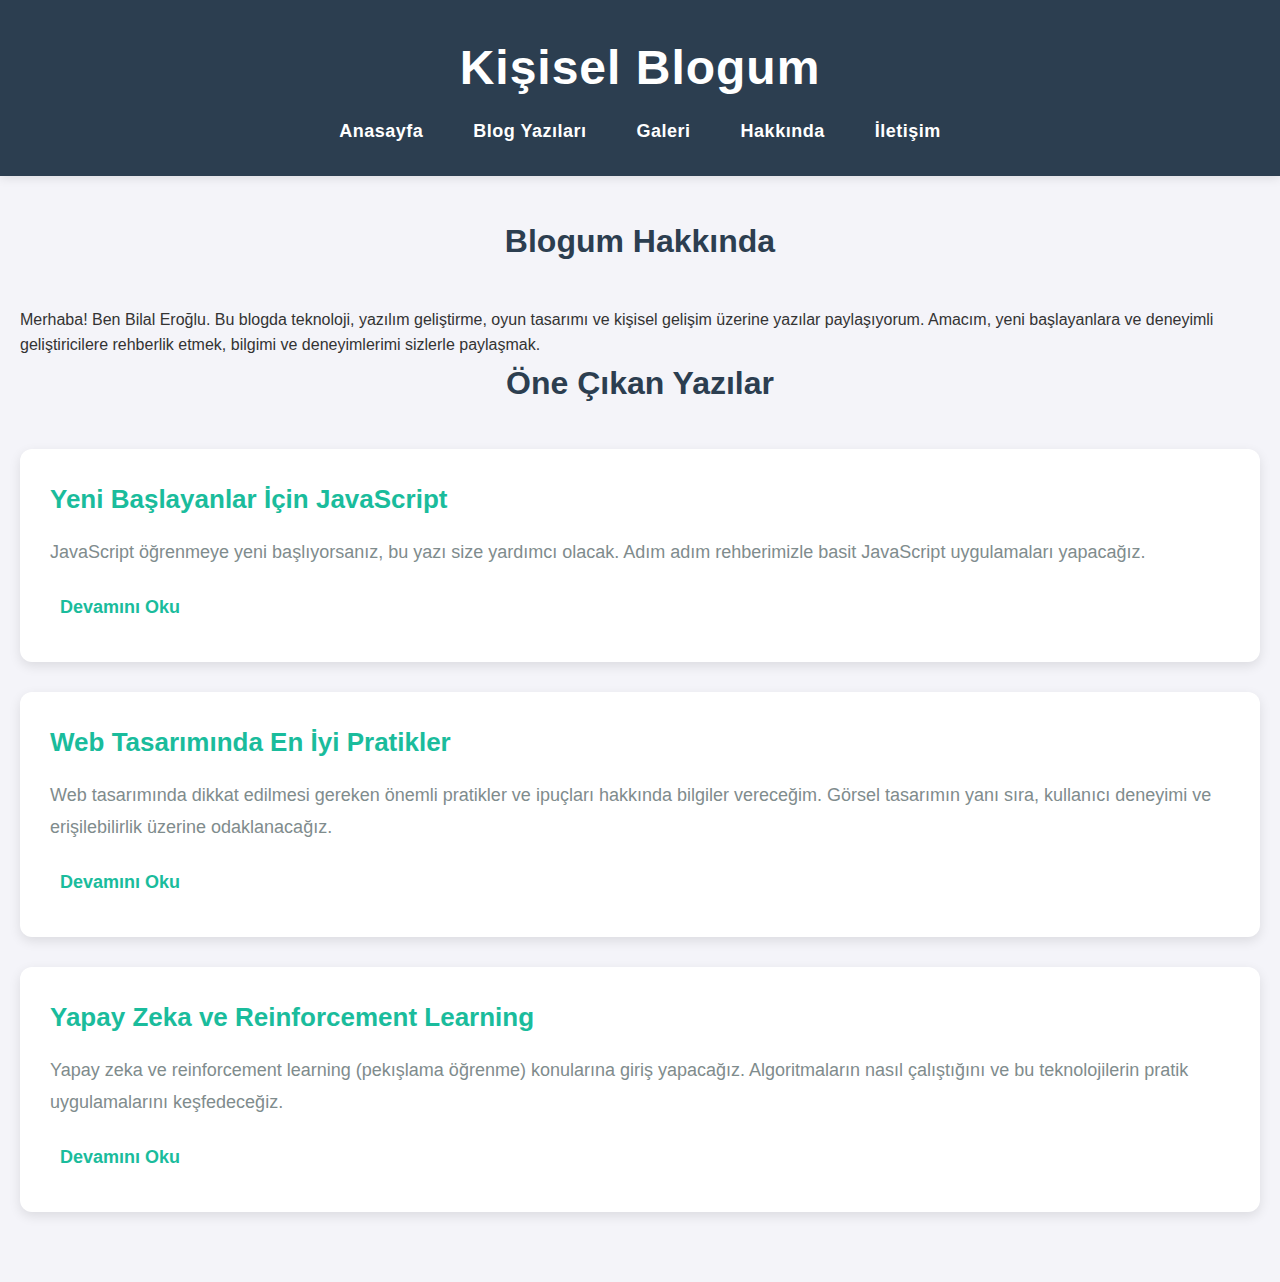
<file: personal_blog/html dosyaları/index.html>
<!DOCTYPE html>
<html lang="tr">

<head>
    <meta charset="UTF-8">
    <meta name="viewport" content="width=device-width, initial-scale=1.0">
    <title>Kişisel Blog</title>
    <link rel="stylesheet" href="../css/style.css">
</head>

<body>
    <header>
        <div class="container">
            <h1>Kişisel Blogum</h1>
            <nav>
                <ul>
                    <li><a href="index.html">Anasayfa</a></li>
                    <li><a href="blog-posts.html">Blog Yazıları</a></li>
                    <li><a href="gallery.html">Galeri</a></li>
                    <li><a href="about.html">Hakkında</a></li>
                    <li><a href="contact.html">İletişim</a></li>
                </ul>
            </nav>
        </div>
    </header>

    <main>
        <!-- Blog Tanıtım Bölümü -->
        <section class="intro">
            <h2>Blogum Hakkında</h2>
            <p>Merhaba! Ben Bilal Eroğlu. Bu blogda teknoloji, yazılım geliştirme, oyun tasarımı ve kişisel gelişim üzerine yazılar paylaşıyorum. Amacım, yeni başlayanlara ve deneyimli geliştiricilere rehberlik etmek, bilgimi ve deneyimlerimi sizlerle paylaşmak.</p>
        </section>

        <!-- Öne Çıkan Yazılar -->
        <section class="featured-posts">
            <h2>Öne Çıkan Yazılar</h2>

            <div class="post">
                <h3><a href="post-details.html">Yeni Başlayanlar İçin JavaScript</a></h3>
                <p>JavaScript öğrenmeye yeni başlıyorsanız, bu yazı size yardımcı olacak. Adım adım rehberimizle basit JavaScript uygulamaları yapacağız.</p>
                <a href="post-details.html" class="read-more">Devamını Oku</a>
            </div>

            <div class="post">
                <h3><a href="post-details.html">Web Tasarımında En İyi Pratikler</a></h3>
                <p>Web tasarımında dikkat edilmesi gereken önemli pratikler ve ipuçları hakkında bilgiler vereceğim. Görsel tasarımın yanı sıra, kullanıcı deneyimi ve erişilebilirlik üzerine odaklanacağız.</p>
                <a href="post-details.html" class="read-more">Devamını Oku</a>
            </div>

            <div class="post">
                <h3><a href="post-details.html">Yapay Zeka ve Reinforcement Learning</a></h3>
                <p>Yapay zeka ve reinforcement learning (pekışlama öğrenme) konularına giriş yapacağız. Algoritmaların nasıl çalıştığını ve bu teknolojilerin pratik uygulamalarını keşfedeceğiz.</p>
                <a href="post-details.html" class="read-more">Devamını Oku</a>
            </div>
        </section>
</file>
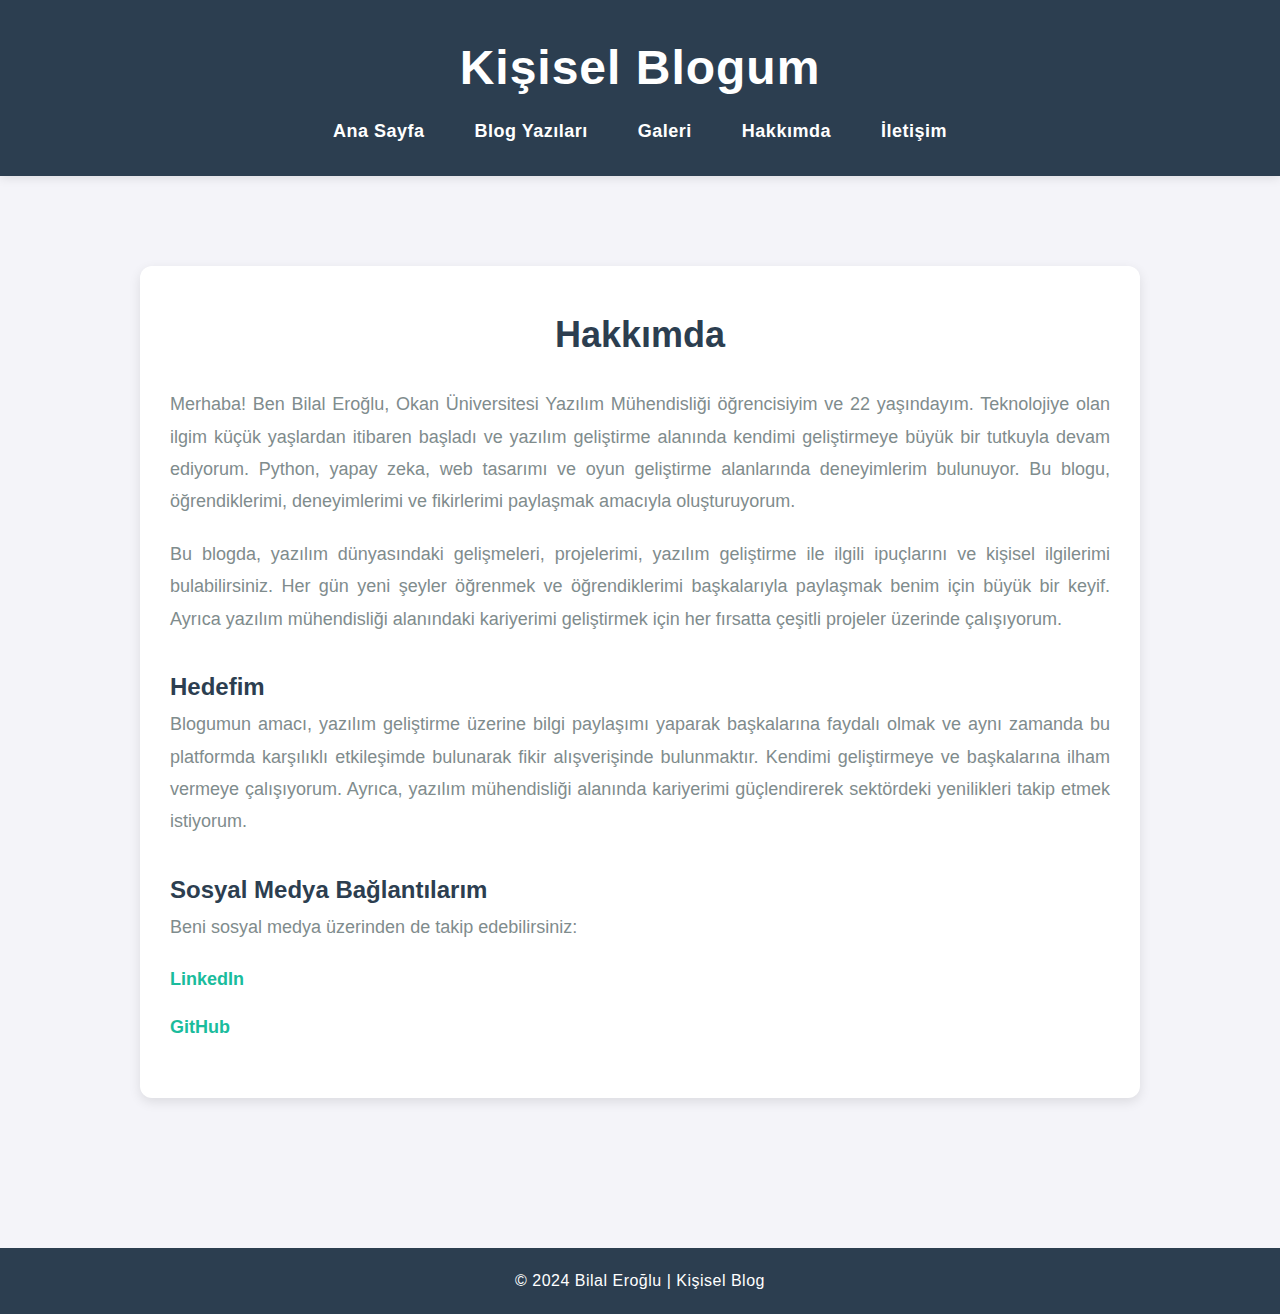
<file: personal_blog/html dosyaları/about.html>
<!DOCTYPE html>
<html lang="tr">

<head>
    <meta charset="UTF-8">
    <meta name="viewport" content="width=device-width, initial-scale=1.0">
    <title>Hakkımda</title>
    <link rel="stylesheet" href="../css/style.css"> <!-- Stil dosyanız burada -->
</head>

<body>

    <!-- Header (Başlık) -->
    <header>
        <h1>Kişisel Blogum</h1>
        <nav>
            <ul>
                <li><a href="index.html">Ana Sayfa</a></li>
                <li><a href="blog-posts.html">Blog Yazıları</a></li>
                <li><a href="gallery.html">Galeri</a></li>
                <li><a href="about.html">Hakkımda</a></li>
                <li><a href="contact.html">İletişim</a></li>
            </ul>
        </nav>
    </header>

    <!-- Main Content (Ana İçerik) -->
    <main>
        <section class="about">
            <h2>Hakkımda</h2>

            <div class="about-content">
                <!-- Biyografi ve Kişisel Bilgiler -->
                <p>Merhaba! Ben Bilal Eroğlu, Okan Üniversitesi Yazılım Mühendisliği öğrencisiyim ve 22 yaşındayım. Teknolojiye olan
                    ilgim küçük yaşlardan itibaren başladı ve yazılım geliştirme alanında kendimi geliştirmeye büyük bir tutkuyla devam ediyorum.
                    Python, yapay zeka, web tasarımı ve oyun geliştirme alanlarında deneyimlerim bulunuyor. Bu blogu, öğrendiklerimi, deneyimlerimi
                    ve fikirlerimi paylaşmak amacıyla oluşturuyorum.</p>

                <p>Bu blogda, yazılım dünyasındaki gelişmeleri, projelerimi, yazılım geliştirme ile ilgili ipuçlarını ve kişisel ilgilerimi bulabilirsiniz.
                    Her gün yeni şeyler öğrenmek ve öğrendiklerimi başkalarıyla paylaşmak benim için büyük bir keyif. Ayrıca yazılım mühendisliği alanındaki
                    kariyerimi geliştirmek için her fırsatta çeşitli projeler üzerinde çalışıyorum.</p>

                <h3>Hedefim</h3>
                <p>Blogumun amacı, yazılım geliştirme üzerine bilgi paylaşımı yaparak başkalarına faydalı olmak ve aynı zamanda bu platformda
                    karşılıklı etkileşimde bulunarak fikir alışverişinde bulunmaktır. Kendimi geliştirmeye ve başkalarına ilham vermeye
                    çalışıyorum. Ayrıca, yazılım mühendisliği alanında kariyerimi güçlendirerek sektördeki yenilikleri takip etmek istiyorum.</p>

                <h3>Sosyal Medya Bağlantılarım</h3>
                <p>Beni sosyal medya üzerinden de takip edebilirsiniz:</p>
                <ul>
                    <li><a href="https://www.linkedin.com/in/bilal-eroglu/" target="_blank">LinkedIn</a></li>
                    <li><a href="https://github.com/bilalerg" target="_blank">GitHub</a></li>
                </ul>
            </div>
        </section>
    </main>

    <!-- Footer (Alt Bilgi) -->
    <footer>
        <p>&copy; 2024 Bilal Eroğlu | Kişisel Blog</p>
    </footer>

</body>

</html>
</file>
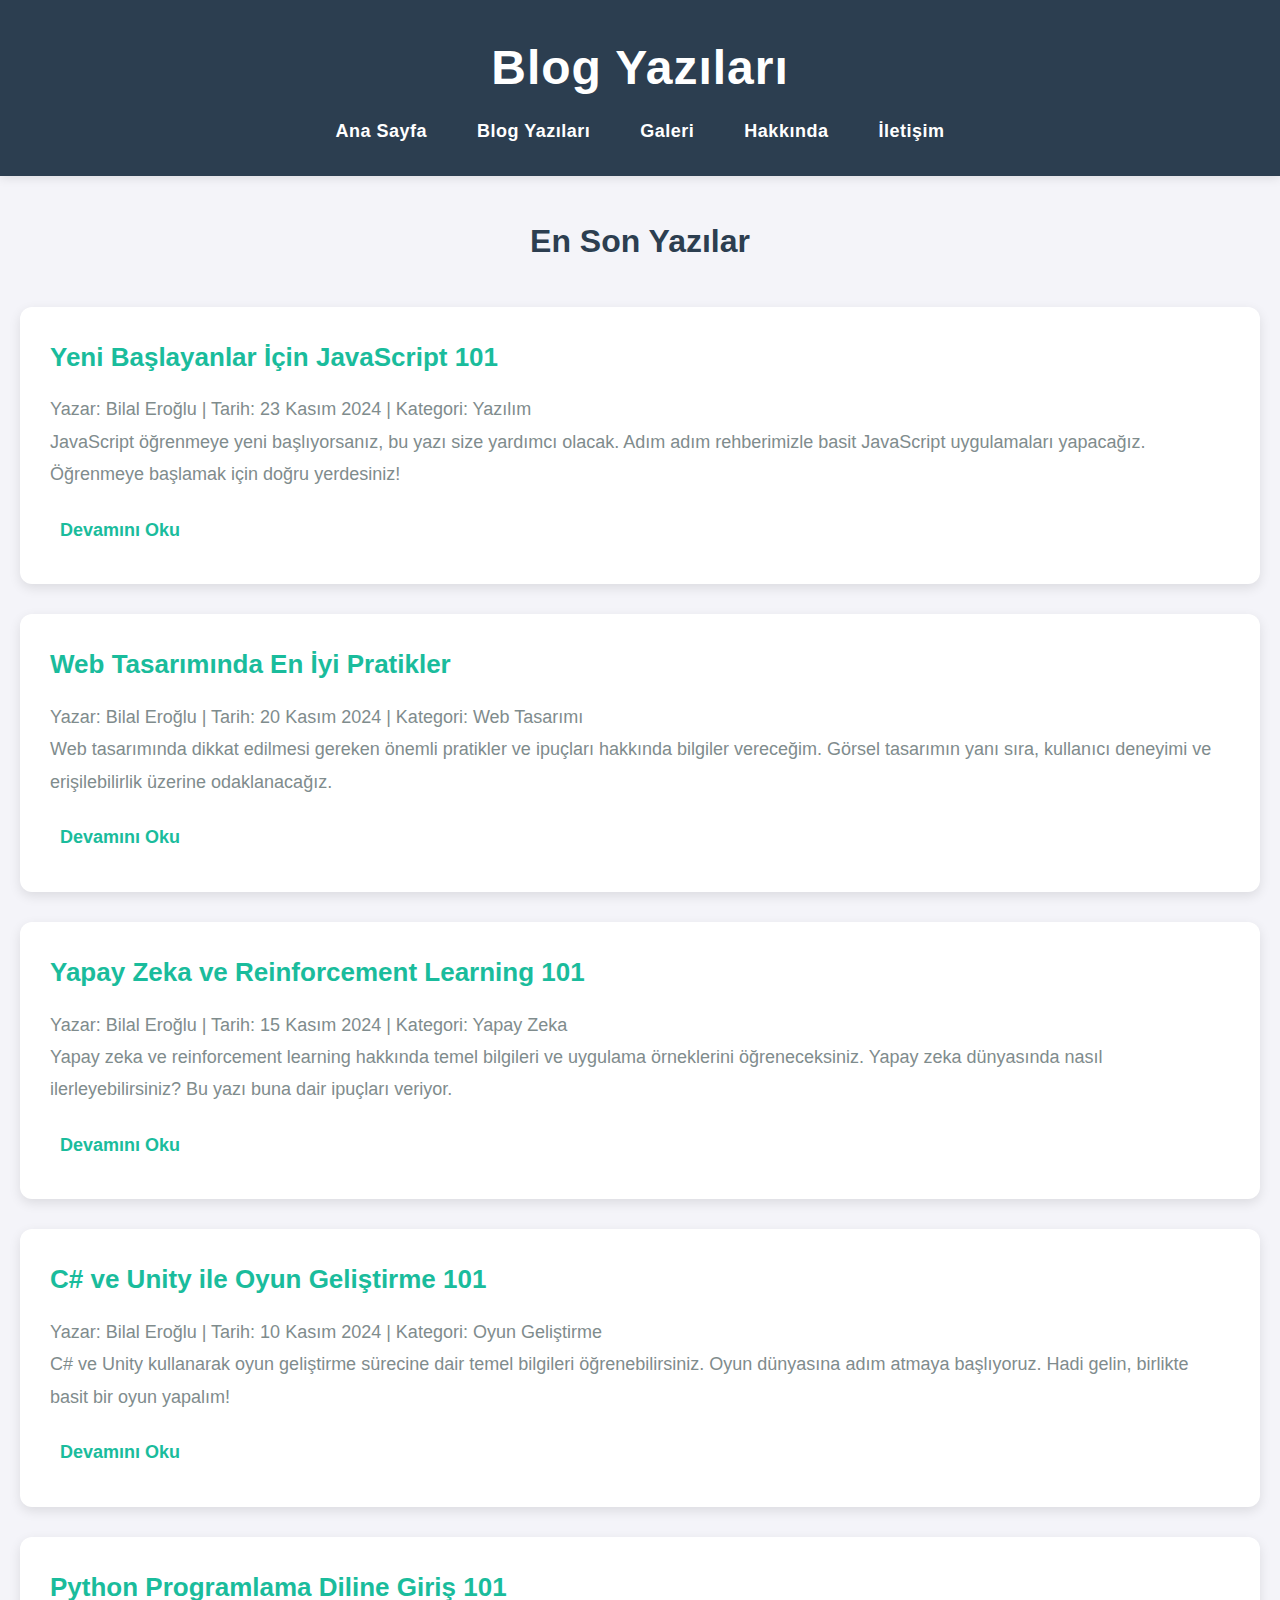
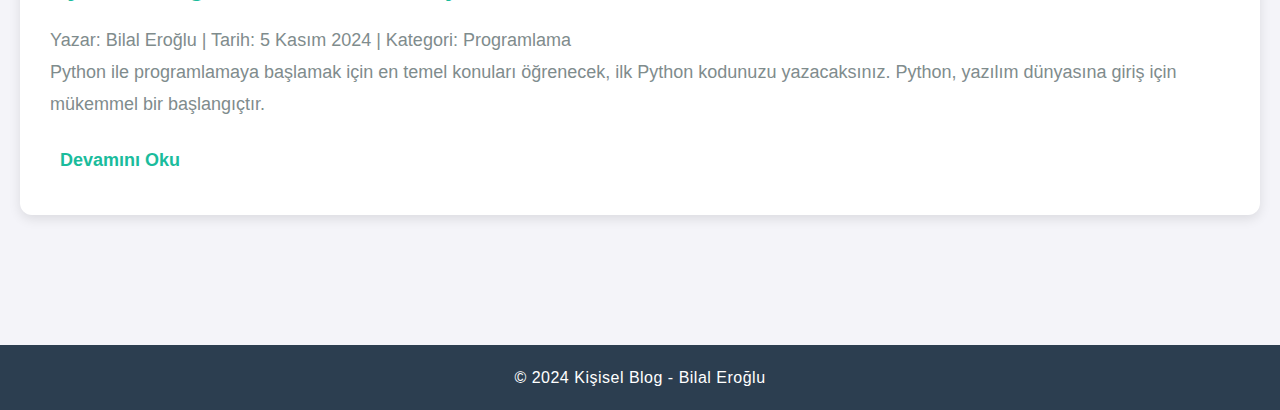
<file: personal_blog/html dosyaları/blog-posts.html>
<!DOCTYPE html>
<html lang="tr">
<head>
    <meta charset="UTF-8">
    <meta name="viewport" content="width=device-width, initial-scale=1.0">
    <title>Blog Yazıları - Kişisel Blog</title>
    <link rel="stylesheet" href="../css/style.css">
</head>
<body>
    <!-- Header -->
    <header>
        <h1>Blog Yazıları</h1>
        <nav>
            <ul>
                <li><a href="index.html">Ana Sayfa</a></li>
                <li><a href="blog-posts.html">Blog Yazıları</a></li>
                <li><a href="gallery.html">Galeri</a></li>
                <li><a href="about.html">Hakkında</a></li>
                <li><a href="contact.html">İletişim</a></li>
            </ul>
        </nav>
    </header>

    <!-- Main Content -->
    <main>
        <section class="blog-posts">
            <h2>En Son Yazılar</h2>

            <!-- Blog Post 1: JavaScript -->
            <article class="post">
                <h3><a href="javascript-101.html">Yeni Başlayanlar İçin JavaScript 101</a></h3>
                <p class="meta">Yazar: Bilal Eroğlu | Tarih: 23 Kasım 2024 | Kategori: Yazılım</p>
                <p class="description">JavaScript öğrenmeye yeni başlıyorsanız, bu yazı size yardımcı olacak. Adım adım rehberimizle basit JavaScript uygulamaları yapacağız. Öğrenmeye başlamak için doğru yerdesiniz!</p>
                <a href="javascript-101.html" class="read-more">Devamını Oku</a>
            </article>

            <!-- Blog Post 2: Web Tasarımı -->
            <article class="post">
                <h3><a href="web-design-101.html">Web Tasarımında En İyi Pratikler</a></h3>
                <p class="meta">Yazar: Bilal Eroğlu | Tarih: 20 Kasım 2024 | Kategori: Web Tasarımı</p>
                <p class="description">Web tasarımında dikkat edilmesi gereken önemli pratikler ve ipuçları hakkında bilgiler vereceğim. Görsel tasarımın yanı sıra, kullanıcı deneyimi ve erişilebilirlik üzerine odaklanacağız.</p>
                <a href="web-design-101.html" class="read-more">Devamını Oku</a>
            </article>

            <!-- Blog Post 3: Yapay Zeka ve Reinforcement Learning -->
            <article class="post">
                <h3><a href="ai-reinforcement-learning-101.html">Yapay Zeka ve Reinforcement Learning 101</a></h3>
                <p class="meta">Yazar: Bilal Eroğlu | Tarih: 15 Kasım 2024 | Kategori: Yapay Zeka</p>
                <p class="description">Yapay zeka ve reinforcement learning hakkında temel bilgileri ve uygulama örneklerini öğreneceksiniz. Yapay zeka dünyasında nasıl ilerleyebilirsiniz? Bu yazı buna dair ipuçları veriyor.</p>
                <a href="ai-reinforcement-learning-101.html" class="read-more">Devamını Oku</a>
            </article>

            <!-- Blog Post 4: C# ve Unity ile Oyun Geliştirme -->
            <article class="post">
                <h3><a href="csharp-unity-game-dev-101.html">C# ve Unity ile Oyun Geliştirme 101</a></h3>
                <p class="meta">Yazar: Bilal Eroğlu | Tarih: 10 Kasım 2024 | Kategori: Oyun Geliştirme</p>
                <p class="description">C# ve Unity kullanarak oyun geliştirme sürecine dair temel bilgileri öğrenebilirsiniz. Oyun dünyasına adım atmaya başlıyoruz. Hadi gelin, birlikte basit bir oyun yapalım!</p>
                <a href="csharp-unity-game-dev-101.html" class="read-more">Devamını Oku</a>
            </article>

            <!-- Blog Post 5: Python Programlamaya Giriş -->
            <article class="post">
                <h3><a href="python-101.html">Python Programlama Diline Giriş 101</a></h3>
                <p class="meta">Yazar: Bilal Eroğlu | Tarih: 5 Kasım 2024 | Kategori: Programlama</p>
                <p class="description">Python ile programlamaya başlamak için en temel konuları öğrenecek, ilk Python kodunuzu yazacaksınız. Python, yazılım dünyasına giriş için mükemmel bir başlangıçtır.</p>
                <a href="python-101.html" class="read-more">Devamını Oku</a>
            </article>

        </section>
    </main>

    <!-- Footer -->
    <footer>
        <p>&copy; 2024 Kişisel Blog - Bilal Eroğlu</p>
    </footer>
</body>
</html>
</file>
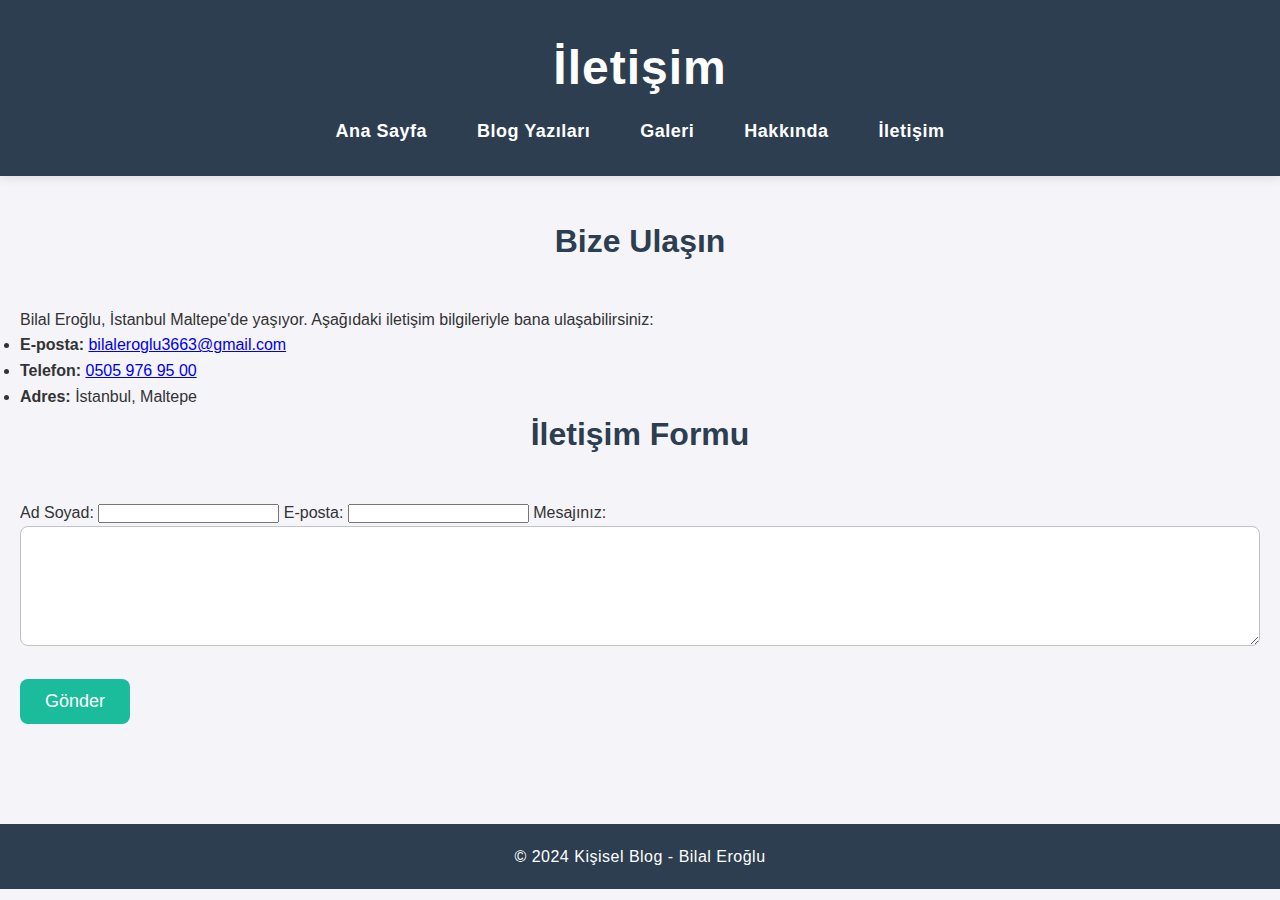
<file: personal_blog/html dosyaları/contact.html>
<!DOCTYPE html>
<html lang="tr">
<head>
    <meta charset="UTF-8">
    <meta name="viewport" content="width=device-width, initial-scale=1.0">
    <title>İletişim - Kişisel Blog</title>
    <link rel="stylesheet" href="../css/style.css">
</head>
<body>
    <!-- Header -->
    <header>
        <h1>İletişim</h1>
        <nav>
            <ul>
                <li><a href="index.html">Ana Sayfa</a></li>
                <li><a href="blog-posts.html">Blog Yazıları</a></li>
                <li><a href="gallery.html">Galeri</a></li>
                <li><a href="about.html">Hakkında</a></li>
                <li><a href="contact.html">İletişim</a></li>
            </ul>
        </nav>
    </header>

    <!-- Main Content -->
    <main>
        <section class="contact-info">
            <h2>Bize Ulaşın</h2>
            <p>Bilal Eroğlu, İstanbul Maltepe'de yaşıyor. Aşağıdaki iletişim bilgileriyle bana ulaşabilirsiniz:</p>
            <ul>
                <li><strong>E-posta:</strong> <a href="mailto:bilaleroglu3663@gmail.com">bilaleroglu3663@gmail.com</a></li>
                <li><strong>Telefon:</strong> <a href="tel:05059769500">0505 976 95 00</a></li>
                <li><strong>Adres:</strong> İstanbul, Maltepe</li>
            </ul>
        </section>

        <section class="contact-form">
            <h2>İletişim Formu</h2>
            <form action="submit_form.php" method="POST">
                <label for="name">Ad Soyad:</label>
                <input type="text" id="name" name="name" required>

                <label for="email">E-posta:</label>
                <input type="email" id="email" name="email" required>

                <label for="message">Mesajınız:</label>
                <textarea id="message" name="message" rows="4" required></textarea>

                <button type="submit">Gönder</button>
            </form>
        </section>
    </main>

    <!-- Footer -->
    <footer>
        <p>&copy; 2024 Kişisel Blog - Bilal Eroğlu</p>
    </footer>
</body>
</html>
</file>
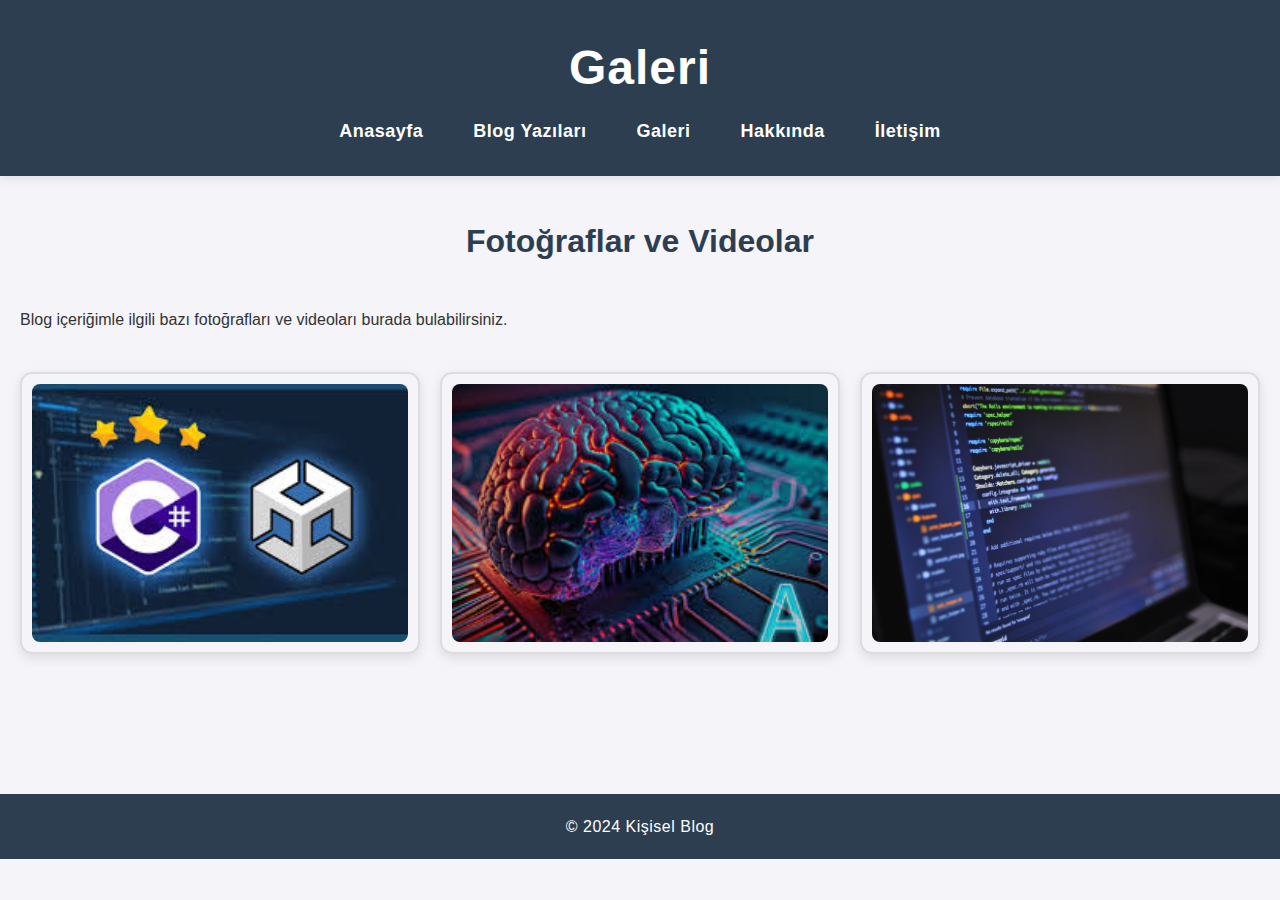
<file: personal_blog/html dosyaları/gallery.html>
<!DOCTYPE html>
<html lang="tr">

<head>
    <meta charset="UTF-8">
    <meta name="viewport" content="width=device-width, initial-scale=1.0">
    <title>Galeri</title>
    <!-- CSS Bağlantısı -->
    <link rel="stylesheet" href="../css/style.css">
</head>

<body>
    <header>
        <h1>Galeri</h1>
        <nav>
            <ul>
                <li><a href="../html dosyaları/index.html">Anasayfa</a></li>
                <li><a href="../html dosyaları/blog-posts.html">Blog Yazıları</a></li>
                <li><a href="../html dosyaları/gallery.html">Galeri</a></li>
                <li><a href="../html dosyaları/about.html">Hakkında</a></li>
                <li><a href="../html dosyaları/contact.html">İletişim</a></li>
            </ul>
        </nav>
    </header>

    <main>
        <section>
            <h2>Fotoğraflar ve Videolar</h2>
            <p>Blog içeriğimle ilgili bazı fotoğrafları ve videoları burada bulabilirsiniz.</p>
            <div class="gallery">
                <div class="gallery-item">
                    <img src="../images/unity.jpeg" alt="Fotoğraf 1" class="gallery-image">
                </div>
                <div class="gallery-item">
                    <img src="../images/ai.jpeg" alt="Fotoğraf 2" class="gallery-image">
                </div>
                <div class="gallery-item">
                    <img src="../images/yazılım.jpg" alt="Fotoğraf 3" class="gallery-image">
                </div>
        </section>
    </main>

    <footer>
        <p>&copy; 2024 Kişisel Blog</p>
    </footer>
</body>

</html>
</file>
<file: personal_blog/css/style.css>
/* Genel Ayarlar */
* {
    margin: 0;
    padding: 0;
    box-sizing: border-box;
    font-family: 'Arial', sans-serif;
}

body {
    background-color: #f4f4f9; /* Daha açık ve yumuşak arka plan */
    color: #333;
    line-height: 1.6;
}

/* Header (Başlık) */
header {
    background-color: #2c3e50;
    color: white;
    text-align: center;
    padding: 30px 0;
    box-shadow: 0 2px 10px rgba(0, 0, 0, 0.1); /* Hafif gölge */
}

header h1 {
    font-size: 48px;
    font-weight: bold;
    letter-spacing: 1px;
}

header nav {
    margin-top: 10px;
}

header nav ul {
    list-style: none;
    display: flex;
    justify-content: center;
}

header nav ul li {
    margin: 0 25px;
}

header nav ul li a {
    color: white;
    text-decoration: none;
    font-size: 18px;
    font-weight: 600;
    letter-spacing: 0.5px;
    transition: color 0.3s ease;
}

header nav ul li a:hover {
    color: #1abc9c; /* Daha yumuşak bir geçiş */
}

/* Main (Ana İçerik) */
main {
    padding: 40px 20px;
}

main h2 {
    color: #2c3e50;
    font-size: 32px;
    text-align: center;
    margin-bottom: 40px;
}

/* Blog Yazıları */
.post {
    background-color: #ffffff;
    border-radius: 12px;
    box-shadow: 0px 4px 12px rgba(0, 0, 0, 0.1);
    padding: 30px;
    margin-bottom: 30px;
    transition: transform 0.3s ease, box-shadow 0.3s ease;
}

.post:hover {
    transform: translateY(-5px); /* Hover efekti */
    box-shadow: 0px 6px 18px rgba(0, 0, 0, 0.15);
}

.post h3 {
    font-size: 26px;
    color: #2c3e50;
    margin-bottom: 15px;
    font-weight: bold;
}

.post p {
    font-size: 18px;
    color: #7f8c8d;
    line-height: 1.8;
}

.post a {
    text-decoration: none;
    color: #1abc9c;
    font-weight: bold;
    transition: color 0.3s ease;
}

.post a:hover {
    color: #16a085;
}

/* Devamını Oku Bağlantısı */
.read-more {
    text-decoration: none;
    font-size: 18px;
    font-weight: bold;
    color: #1abc9c;
    padding: 10px;
    margin-top: 15px;
    display: inline-block;
    border-radius: 5px;
    transition: background-color 0.3s ease, color 0.3s ease;
}

.read-more:hover {
    background-color: #1abc9c;
    color: white;
    cursor: pointer;
}

/* About ve Diğer Bölümler */
.about {
    background-color: #ffffff;
    padding: 40px 30px;
    border-radius: 12px;
    box-shadow: 0px 4px 12px rgba(0, 0, 0, 0.1);
    margin-top: 40px;
    max-width: 1000px;
    margin: 50px auto;
}

.about h2 {
    font-size: 36px;
    color: #2c3e50;
    margin-bottom: 25px;
    text-align: center;
    font-weight: bold;
}

.about-content {
    font-size: 18px;
    color: #7f8c8d;
    line-height: 1.8;
    text-align: justify;
}

.about p {
    margin-bottom: 20px;
}

.about h3 {
    font-size: 24px;
    color: #2c3e50;
    margin-top: 30px;
}

.about ul {
    list-style: none;
    padding-left: 0;
    margin-top: 20px;
}

.about ul li {
    margin-bottom: 15px;
}

.about ul li a {
    text-decoration: none;
    color: #1abc9c;
    font-size: 18px;
    font-weight: 600;
    transition: color 0.3s ease, text-decoration 0.3s ease;
}

.about ul li a:hover {
    color: #16a085;
    text-decoration: underline;
}

/* Footer (Alt Bilgi) */
footer {
    background-color: #2c3e50;
    color: white;
    text-align: center;
    padding: 20px 0;
    margin-top: 60px;
}

footer p {
    font-size: 16px;
    letter-spacing: 0.5px;
}

/* Galeri Düzeni */
.gallery {
    display: grid;
    grid-template-columns: repeat(3, 1fr); /* 3 sütun düzeni */
    gap: 20px;
    margin: 40px 0;
}

.gallery-item {
    border: 2px solid #ddd;
    padding: 10px;
    border-radius: 12px;
    box-shadow: 0 4px 12px rgba(0, 0, 0, 0.1);
    transition: transform 0.3s ease, box-shadow 0.3s ease;
}

.gallery-item:hover {
    transform: scale(1.05);
    box-shadow: 0 6px 16px rgba(0, 0, 0, 0.15);
}

.gallery-image {
    width: 100%;
    height: 100%; /* Yükseklik %100 yapılır */
    border-radius: 8px;
    object-fit: cover; /* Fotoğrafı kapsayıcıya tam oturacak şekilde keser */
}

/* Mobil Cihazlar için Galeri Düzeni */
@media (max-width: 768px) {
    .gallery {
        grid-template-columns: repeat(2, 1fr); /* 2 sütun için düzen */
    }
}

@media (max-width: 480px) {
    .gallery {
        grid-template-columns: 1fr; /* 1 sütun için düzen */
    }
}

/* Yorumlar Formu */
textarea {
    width: 100%;
    height: 120px;
    padding: 12px;
    border-radius: 8px;
    border: 1px solid #bdc3c7;
    font-size: 16px;
    color: #2c3e50;
    margin-bottom: 25px;
    transition: border-color 0.3s ease;
}

textarea:focus {
    border-color: #1abc9c;
    outline: none;
}

button {
    background-color: #1abc9c;
    color: white;
    padding: 12px 25px;
    border: none;
    border-radius: 8px;
    font-size: 18px;
    cursor: pointer;
    transition: background-color 0.3s ease;
}

button:hover {
    background-color: #16a085;
}

/* Post Detay Sayfası */
.post-detail {
    background-color: #ffffff;
    border-radius: 12px;
    box-shadow: 0px 4px 12px rgba(0, 0, 0, 0.1);
    padding: 40px;
    margin-top: 40px;
}

.post-detail h2 {
    color: #2c3e50;
    font-size: 32px;
    margin-bottom: 20px;
    font-weight: bold;
}

.post-detail pre {
    background-color: #f5f5f5;
    padding: 15px;
    border-radius: 8px;
    font-size: 16px;
    margin-bottom: 20px;
    font-family: 'Courier New', Courier, monospace;
}

.post-detail code {
    color: #2c3e50;
    font-size: 16px;
}
</file>
